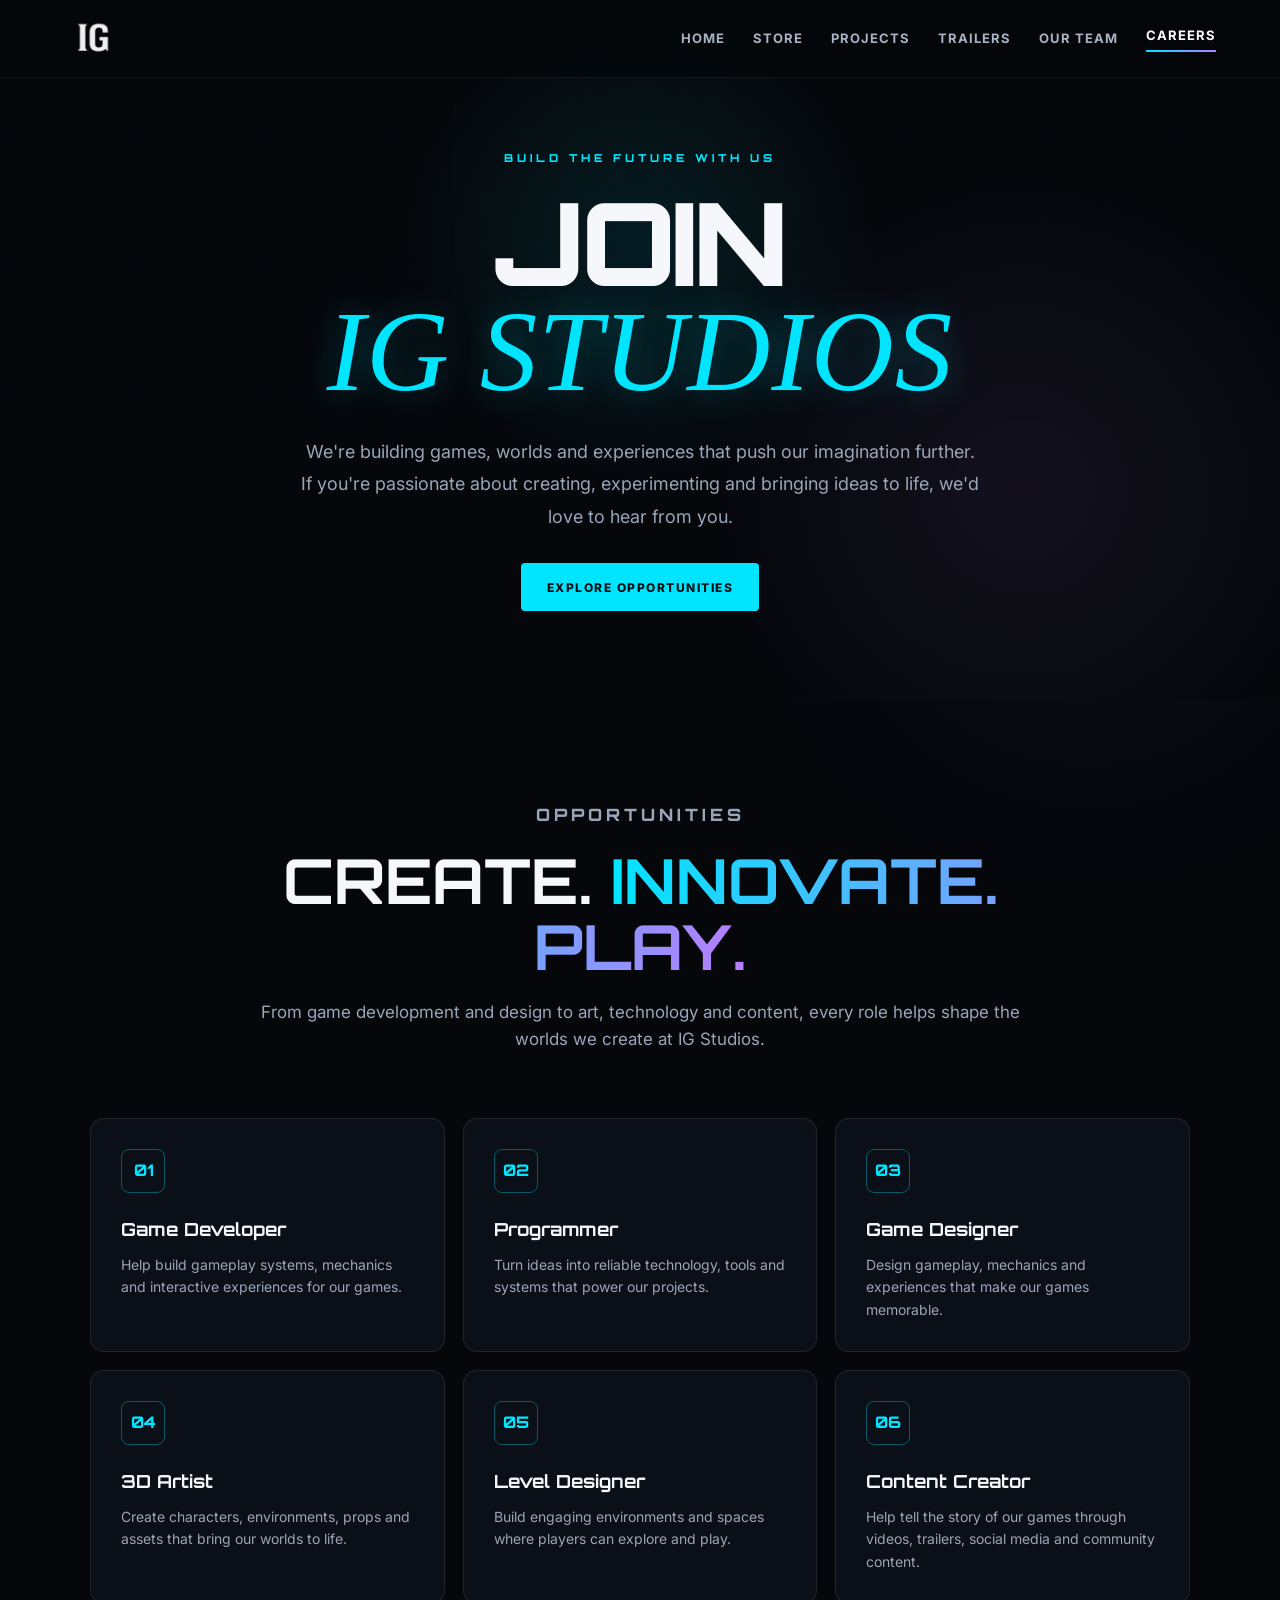
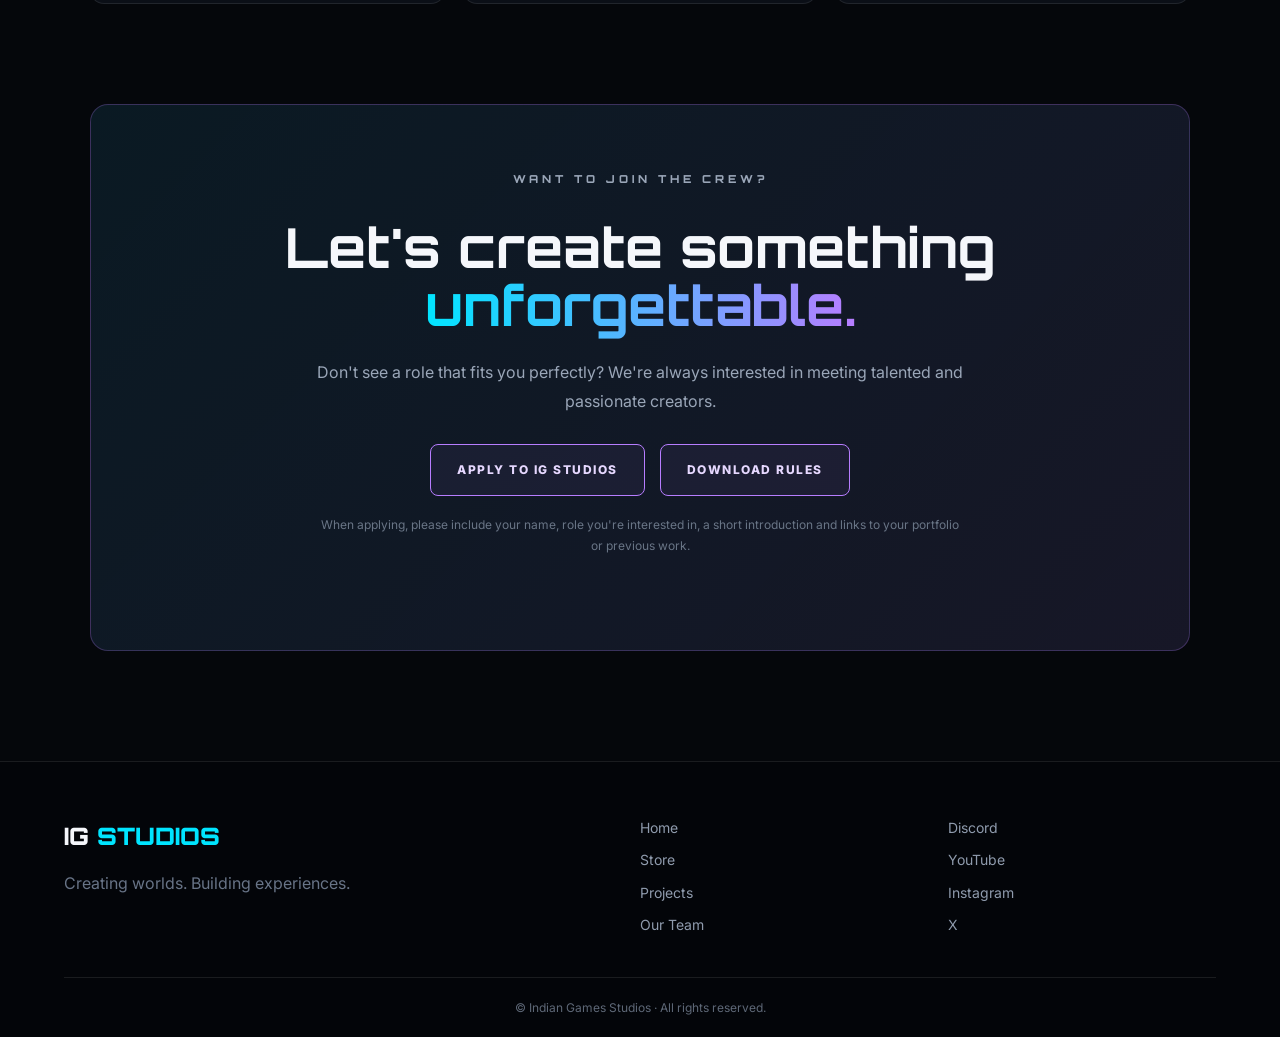
<file: careers.html>
<!doctype html>
<html lang="en">
<head>
<meta charset="utf-8">
<meta name="viewport" content="width=device-width,initial-scale=1">

<title>Careers — IG Studios</title>

<meta name="description" content="Join IG Studios and help us create unforgettable games and interactive experiences.">

<link rel="icon" type="image/png" href="IG%20Studios%20new%20logo-fotor-bg-remover-20251111233028.png">

<link rel="stylesheet" href="styles.css">

<style>

.careers-hero{
  min-height:72vh;
  padding:150px 25px 90px;
  display:grid;
  place-items:center;
  text-align:center;
  position:relative;
  overflow:hidden;
  background:
    radial-gradient(circle at 50% 35%,rgba(0,229,255,.1),transparent 30%),
    radial-gradient(circle at 80% 70%,rgba(183,125,255,.08),transparent 28%),
    #05070b;
}

.careers-hero:before{
  content:"";
  position:absolute;
  inset:0;
  opacity:.18;
  background-image:
    linear-gradient(rgba(0,229,255,.08) 1px,transparent 1px),
    linear-gradient(90deg,rgba(0,229,255,.08) 1px,transparent 1px);
  background-size:65px 65px;
  mask-image:linear-gradient(to bottom,black,transparent);
}

.careers-hero-content{
  max-width:900px;
  position:relative;
  z-index:2;
}

.careers-hero h1{
  font-family:Orbitron,sans-serif;
  font-size:clamp(52px,9vw,115px);
  line-height:.95;
  letter-spacing:-4px;
  margin:0;
  font-weight:900;
}

.careers-hero h1 span{
  display:block;
  color:var(--cyan);
  font-family:Georgia,serif;
  font-style:italic;
  font-weight:400;
  letter-spacing:1px;
  text-shadow:0 0 35px rgba(0,229,255,.3);
}

.careers-hero p:not(.eyebrow){
  max-width:680px;
  margin:30px auto;
  color:var(--muted);
  font-size:18px;
  line-height:1.8;
}

.careers-section{
  padding:100px 25px;
}

.careers-inner{
  max-width:1100px;
  margin:auto;
}

.careers-intro{
  max-width:760px;
  margin:0 auto 65px;
  text-align:center;
}

.careers-intro h2{
  margin-bottom:20px;
}

.careers-intro p{
  color:var(--muted);
  font-size:17px;
}

.roles-grid{
  display:grid;
  grid-template-columns:repeat(3,1fr);
  gap:18px;
}

.role-card{
  padding:30px;
  background:var(--surface);
  border:1px solid var(--line);
  border-radius:14px;
  transition:.3s var(--ease);
}

.role-card:hover{
  transform:translateY(-7px);
  border-color:rgba(0,229,255,.35);
  box-shadow:0 18px 45px rgba(0,0,0,.25);
}

.role-icon{
  width:44px;
  height:44px;
  display:grid;
  place-items:center;
  border:1px solid rgba(0,229,255,.35);
  border-radius:8px;
  color:var(--cyan);
  font-family:Orbitron,sans-serif;
  font-weight:800;
  margin-bottom:22px;
}

.role-card h3{
  margin:0 0 10px;
  font-size:18px;
}

.role-card p{
  color:var(--muted);
  font-size:14px;
  margin:0;
}

.apply-section{
  padding:0 25px 110px;
}

.apply-box{
  max-width:1100px;
  margin:auto;
  padding:65px;
  border-radius:18px;
  border:1px solid rgba(183,125,255,.25);
  background:
    linear-gradient(135deg,rgba(0,229,255,.05),rgba(183,125,255,.07)),
    var(--surface);
  text-align:center;
}

.apply-box h2{
  font-size:clamp(32px,5vw,55px);
}

.apply-box p{
  max-width:650px;
  margin:0 auto 28px;
  color:var(--muted);
  line-height:1.8;
}

/* BOTH BUTTONS HAVE THE SAME STYLE */

.apply-buttons{
  display:flex;
  justify-content:center;
  align-items:center;
  gap:15px;
  flex-wrap:wrap;
  margin-top:25px;
}

.apply-buttons .btn{
  display:inline-flex;
  align-items:center;
  justify-content:center;
  min-height:52px;
  padding:14px 26px;
  border-radius:8px;
  text-decoration:none;
  cursor:pointer;
}

.apply-note{
  margin-top:18px!important;
  font-size:12px;
  color:#697586!important;
}

@media(max-width:900px){

  .roles-grid{
    grid-template-columns:1fr 1fr;
  }

}

@media(max-width:600px){

  .careers-section{
    padding:75px 18px;
  }

  .apply-section{
    padding:0 18px 80px;
  }

  .apply-box{
    padding:40px 25px;
  }

  .roles-grid{
    grid-template-columns:1fr;
  }

  .apply-buttons{
    flex-direction:column;
  }

  .apply-buttons .btn{
    width:100%;
  }

}

</style>
</head>


<body class="page-careers">


<!-- HEADER -->

<header class="site-header">

<a class="brand" href="index.html">
<img
src="IG%20Studios%20new%20logo-fotor-bg-remover-20251111233028.png"
alt="IG Studios Logo">
</a>

<button
class="nav-toggle"
aria-label="Open menu"
aria-expanded="false">
☰
</button>

<nav class="nav">

<a href="index.html">Home</a>

<a href="store.html">Store</a>

<a href="projects.html">Projects</a>

<a href="trailers.html">Trailers</a>

<a href="Team.html">Our Team</a>

<a class="active" href="careers.html">Careers</a>

</nav>

</header>


<!-- MAIN CONTENT -->

<main>


<!-- HERO -->

<section class="careers-hero">

<div class="careers-hero-content reveal">

<p class="eyebrow cyan">
BUILD THE FUTURE WITH US
</p>

<h1>
JOIN
<span>IG STUDIOS</span>
</h1>

<p>
We're building games, worlds and experiences that push our imagination further.
If you're passionate about creating, experimenting and bringing ideas to life,
we'd love to hear from you.
</p>

<a class="btn primary" href="#open-roles">
Explore Opportunities
</a>

</div>

</section>



<!-- OPPORTUNITIES -->

<section
class="careers-section"
id="open-roles">

<div class="careers-inner">


<div class="careers-intro reveal">

<p class="eyebrow purple">
OPPORTUNITIES
</p>

<h2>
CREATE.
<span class="gradient-text">INNOVATE. PLAY.</span>
</h2>

<p>
From game development and design to art, technology and content,
every role helps shape the worlds we create at IG Studios.
</p>

</div>



<!-- ROLES -->

<div class="roles-grid">


<article class="role-card reveal">

<div class="role-icon">
01
</div>

<h3>
Game Developer
</h3>

<p>
Help build gameplay systems, mechanics and interactive experiences
for our games.
</p>

</article>



<article class="role-card reveal delay-1">

<div class="role-icon">
02
</div>

<h3>
Programmer
</h3>

<p>
Turn ideas into reliable technology, tools and systems that power
our projects.
</p>

</article>



<article class="role-card reveal delay-2">

<div class="role-icon">
03
</div>

<h3>
Game Designer
</h3>

<p>
Design gameplay, mechanics and experiences that make our games
memorable.
</p>

</article>



<article class="role-card reveal">

<div class="role-icon">
04
</div>

<h3>
3D Artist
</h3>

<p>
Create characters, environments, props and assets that bring
our worlds to life.
</p>

</article>



<article class="role-card reveal delay-1">

<div class="role-icon">
05
</div>

<h3>
Level Designer
</h3>

<p>
Build engaging environments and spaces where players can
explore and play.
</p>

</article>



<article class="role-card reveal delay-2">

<div class="role-icon">
06
</div>

<h3>
Content Creator
</h3>

<p>
Help tell the story of our games through videos, trailers,
social media and community content.
</p>

</article>


</div>

</div>

</section>



<!-- APPLY -->

<section class="apply-section">

<div class="apply-box reveal">


<p class="eyebrow cyan">
WANT TO JOIN THE CREW?
</p>


<h2>
Let's create something
<span class="gradient-text">
unforgettable.
</span>
</h2>


<p>
Don't see a role that fits you perfectly?
We're always interested in meeting talented and passionate creators.
</p>



<!-- BUTTONS -->

<div class="apply-buttons">


<!-- APPLY BUTTON -->

<a
class="btn secondary"
href="mailto:igstudiosofficial1@gmail.com?subject=IG%20Studios%20Career%20Application">

Apply to IG Studios

</a>



<!-- DOWNLOAD RULES BUTTON -->

<a
class="btn secondary"
href="IG%20STUDIOS%20—%20TEAM%20JOINING%20POLICY.txt"
download="IG STUDIOS — TEAM JOINING POLICY.txt">

Download Rules

</a>


</div>



<p class="apply-note">

When applying, please include your name,
role you're interested in, a short introduction
and links to your portfolio or previous work.

</p>


</div>

</section>


</main>



<!-- FOOTER -->

<footer class="footer">


<div class="footer-top">


<div>

<div class="footer-brand">
IG <span>STUDIOS</span>
</div>

<p>
Creating worlds. Building experiences.
</p>

</div>



<div class="footer-links">

<a href="index.html">
Home
</a>

<a href="store.html">
Store
</a>

<a href="projects.html">
Projects
</a>

<a href="Team.html">
Our Team
</a>

</div>



<div class="community">

<a
href="https://discord.com/invite/p3XWBXGwjr"
target="_blank"
rel="noopener">

Discord

</a>


<a
href="https://www.youtube.com/@VinitVGOfficial"
target="_blank"
rel="noopener">

YouTube

</a>


<a
href="https://www.instagram.com/igstudios_official/"
target="_blank"
rel="noopener">

Instagram

</a>


<a
href="https://x.com/IG_Studios1"
target="_blank"
rel="noopener">

X

</a>

</div>


</div>



<div class="footer-bottom">

© Indian Games Studios · All rights reserved.

</div>


</footer>



<!-- EXISTING SCRIPT -->

<script src="script.js"></script>


</body>
</html>
</file>
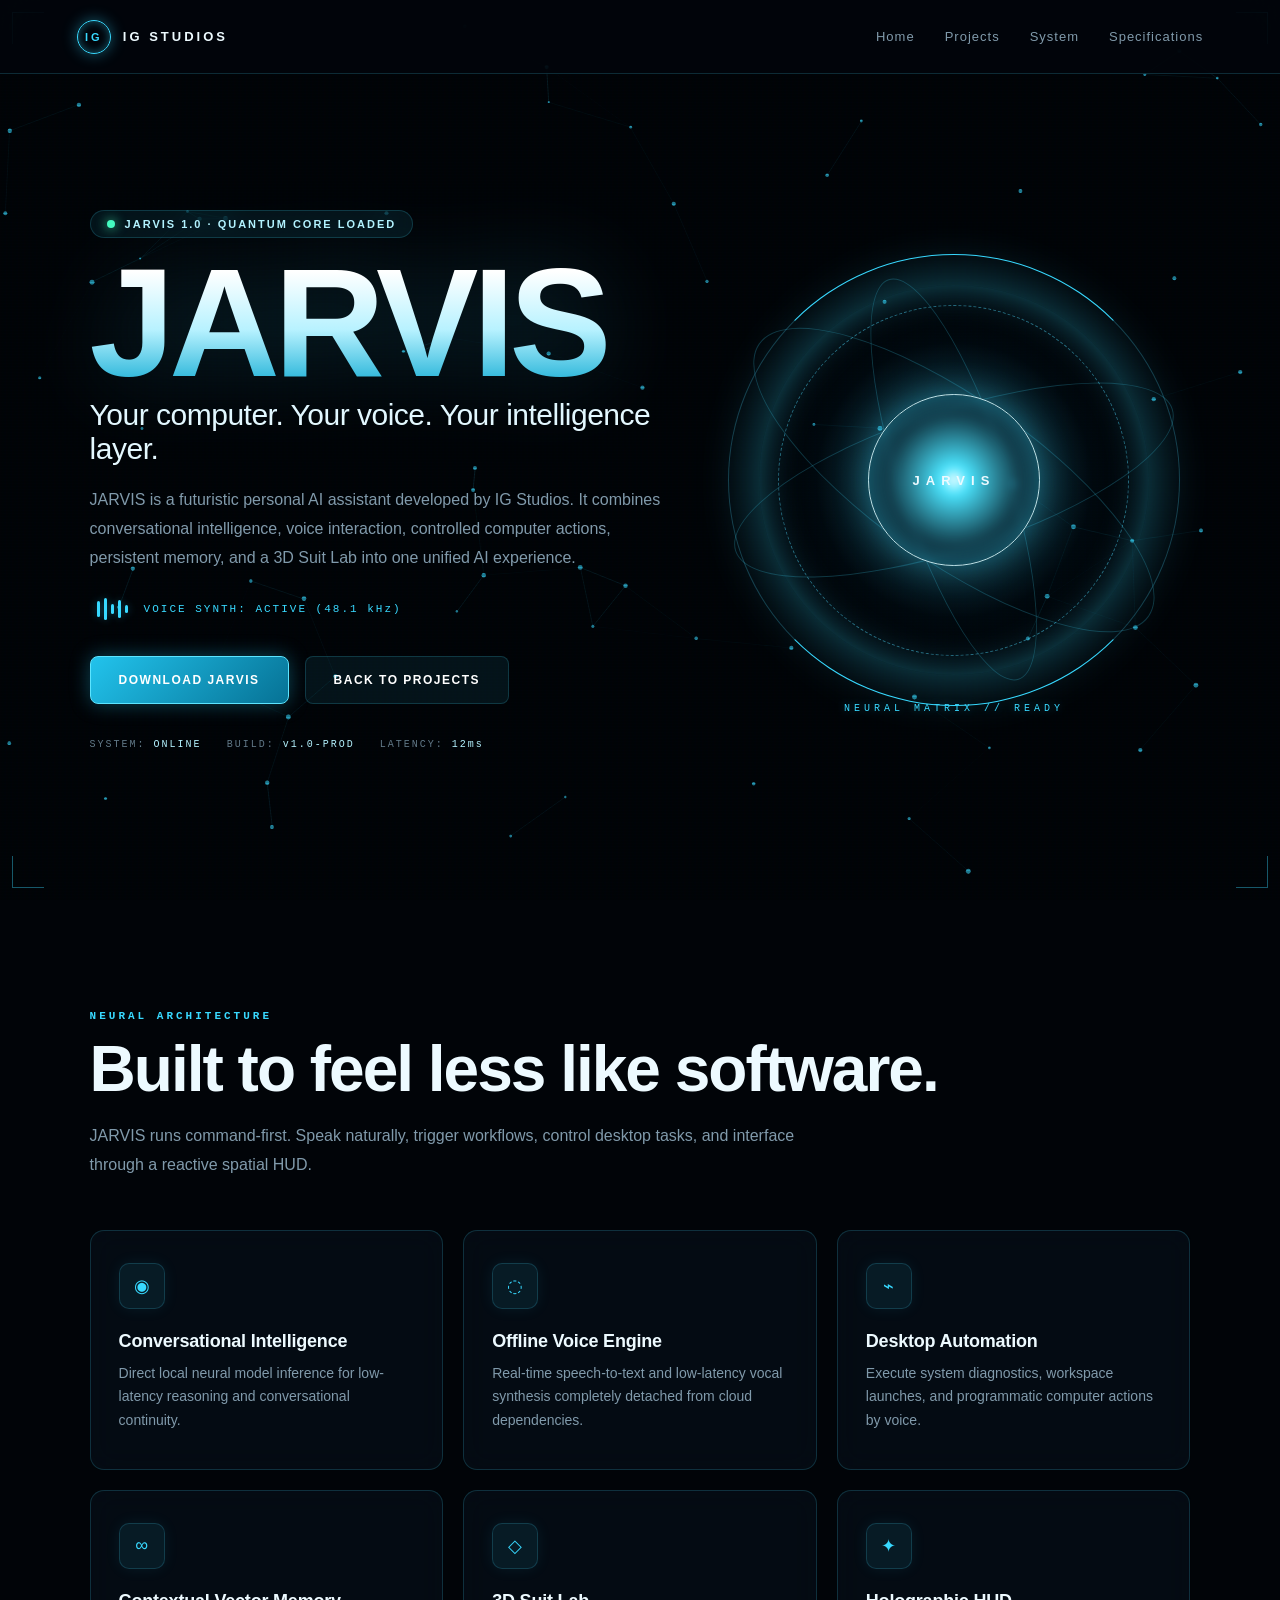
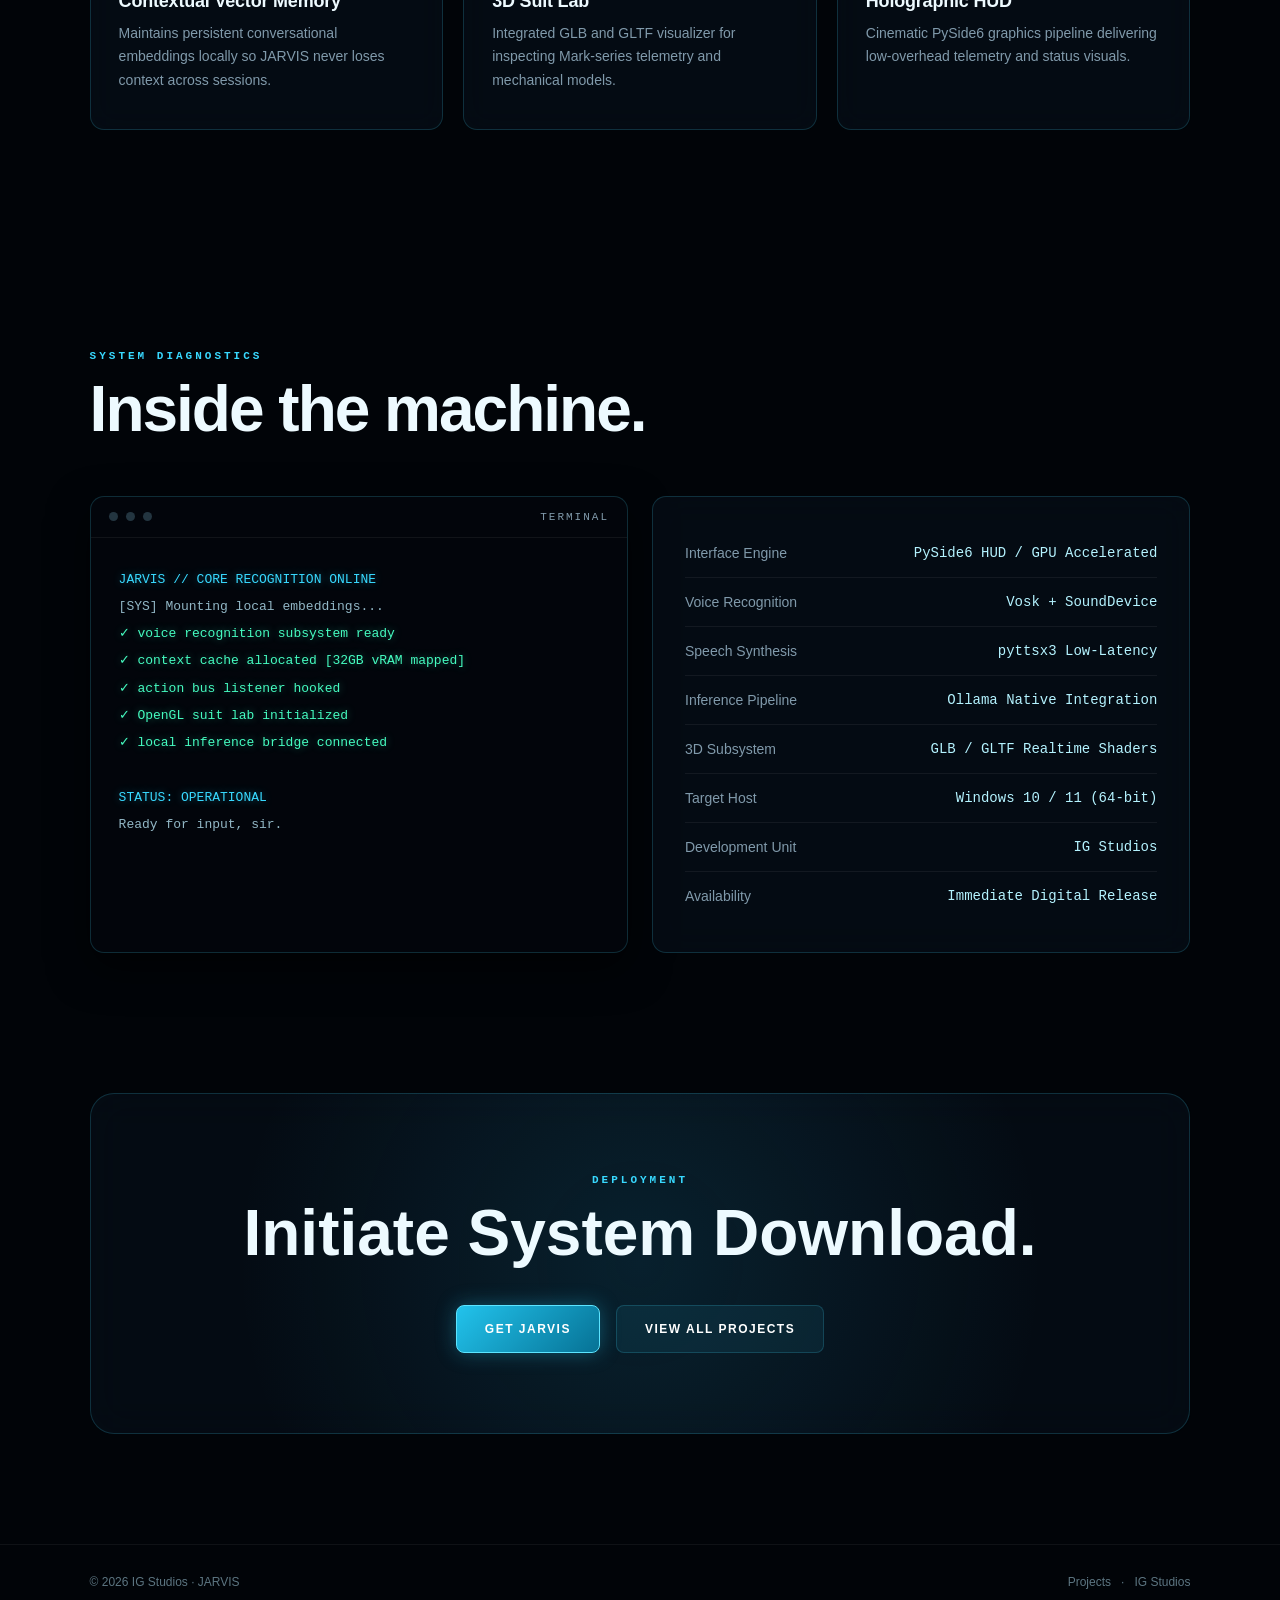
<file: jarvis.html>
<!DOCTYPE html>
<html lang="en">
<head>
<meta charset="UTF-8">
<meta name="viewport" content="width=device-width, initial-scale=1.0">
<title>JARVIS — Advanced AI System | IG Studios</title>

<!-- Gumroad Overlay Script -->
<script src="https://gumroad.com/js/gumroad.js"></script>

<style>
:root {
    --bg: #010408;
    --panel: rgba(6, 14, 24, 0.72);
    --panel-border: rgba(66, 220, 255, 0.18);
    --cyan: #38d9ff;
    --cyan-glow: rgba(56, 217, 255, 0.4);
    --cyan-dim: rgba(56, 217, 255, 0.08);
    --cyan-light: #b4f3ff;
    --text: #edfaff;
    --muted: #809aab;
    --green: #45fbc0;
    --green-glow: rgba(69, 251, 192, 0.4);
}

* {
    box-sizing: border-box;
}

html {
    scroll-behavior: smooth;
}

body {
    margin: 0;
    background: var(--bg);
    color: var(--text);
    font-family: -apple-system, BlinkMacSystemFont, "Segoe UI", Roboto, "SF Pro Display", sans-serif;
    overflow-x: hidden;
    position: relative;
}

/* INTERACTIVE NEURAL CANVAS */
#neural-canvas {
    position: fixed;
    top: 0;
    left: 0;
    width: 100vw;
    height: 100vh;
    pointer-events: none;
    z-index: 0;
}

/* SCANLINE & RETICLE OVERLAYS */
.scanlines {
    position: fixed;
    inset: 0;
    pointer-events: none;
    z-index: 1;
    background: linear-gradient(rgba(18, 16, 16, 0) 50%, rgba(0, 0, 0, 0.35) 50%), linear-gradient(90deg, rgba(255, 0, 0, 0.02), rgba(0, 255, 0, 0.01), rgba(0, 0, 255, 0.02));
    background-size: 100% 3px, 6px 100%;
    opacity: 0.6;
}

.hud-corner {
    position: fixed;
    width: 32px;
    height: 32px;
    border: 1px solid var(--cyan-glow);
    pointer-events: none;
    z-index: 99;
}
.hud-corner-tl { top: 12px; left: 12px; border-right: none; border-bottom: none; }
.hud-corner-tr { top: 12px; right: 12px; border-left: none; border-bottom: none; }
.hud-corner-bl { bottom: 12px; left: 12px; border-right: none; border-top: none; }
.hud-corner-br { bottom: 12px; right: 12px; border-left: none; border-top: none; }

/* NAVBAR */
.navbar {
    position: fixed;
    top: 0;
    left: 0;
    right: 0;
    height: 74px;
    padding: 0 6vw;
    display: flex;
    justify-content: space-between;
    align-items: center;
    z-index: 100;
    background: rgba(2, 6, 12, 0.8);
    backdrop-filter: blur(20px);
    border-bottom: 1px solid var(--panel-border);
}

.logo {
    display: flex;
    align-items: center;
    gap: 12px;
    font-size: 13px;
    font-weight: 800;
    letter-spacing: 3px;
    text-decoration: none;
    color: var(--text);
}

.logo-circle {
    width: 34px;
    height: 34px;
    border-radius: 50%;
    border: 1px solid var(--cyan);
    display: flex;
    align-items: center;
    justify-content: center;
    color: var(--cyan);
    font-size: 11px;
    box-shadow: 0 0 15px var(--cyan-glow), inset 0 0 10px var(--cyan-glow);
}

.nav-links {
    display: flex;
    gap: 30px;
}

.nav-links a {
    color: var(--muted);
    text-decoration: none;
    font-size: 13px;
    letter-spacing: 1px;
    transition: 0.25s;
}

.nav-links a:hover {
    color: var(--cyan);
    text-shadow: 0 0 8px var(--cyan-glow);
}

/* HERO */
.hero {
    position: relative;
    z-index: 2;
    min-height: 100vh;
    padding: 140px 7vw 80px;
    display: grid;
    grid-template-columns: 1.1fr 0.9fr;
    align-items: center;
    gap: 50px;
}

.badge {
    display: inline-flex;
    align-items: center;
    gap: 10px;
    padding: 7px 16px;
    border: 1px solid var(--panel-border);
    border-radius: 30px;
    background: var(--cyan-dim);
    color: var(--cyan-light);
    font-size: 11px;
    letter-spacing: 2px;
    font-weight: 600;
    backdrop-filter: blur(10px);
}

.status-dot {
    width: 8px;
    height: 8px;
    border-radius: 50%;
    background: var(--green);
    box-shadow: 0 0 12px var(--green);
    animation: blink 2.2s infinite ease-in-out;
}

@keyframes blink {
    0%, 100% { opacity: 1; transform: scale(1); }
    50% { opacity: 0.4; transform: scale(0.85); }
}

.hero h1 {
    margin: 20px 0 10px;
    font-size: clamp(75px, 12vw, 160px);
    line-height: 0.85;
    letter-spacing: -6px;
    font-weight: 900;
    background: linear-gradient(180deg, #ffffff 10%, #b8f2ff 55%, #18aed5 100%);
    -webkit-background-clip: text;
    background-clip: text;
    color: transparent;
    filter: drop-shadow(0 0 45px rgba(56, 217, 255, 0.2));
}

.hero h2 {
    font-size: clamp(20px, 2.4vw, 30px);
    font-weight: 400;
    margin: 0 0 20px;
    color: #e5f8ff;
    letter-spacing: -0.5px;
}

.hero-description {
    max-width: 620px;
    color: var(--muted);
    font-size: 16px;
    line-height: 1.8;
}

/* AUDIO WAVEFORM TELEMETRY */
.audio-telemetry {
    display: flex;
    align-items: center;
    gap: 4px;
    margin-top: 25px;
    height: 24px;
}

.audio-telemetry span {
    width: 3px;
    border-radius: 2px;
    background: var(--cyan);
    box-shadow: 0 0 8px var(--cyan-glow);
    animation: soundWave 1.4s ease-in-out infinite alternate;
}

.audio-telemetry span:nth-child(2) { animation-delay: 0.2s; height: 16px; }
.audio-telemetry span:nth-child(3) { animation-delay: 0.4s; height: 22px; }
.audio-telemetry span:nth-child(4) { animation-delay: 0.1s; height: 10px; }
.audio-telemetry span:nth-child(5) { animation-delay: 0.5s; height: 18px; }
.audio-telemetry span:nth-child(6) { animation-delay: 0.3s; height: 8px; }

@keyframes soundWave {
    0% { height: 4px; opacity: 0.4; }
    100% { height: 24px; opacity: 1; }
}

.audio-telemetry-label {
    font-size: 11px;
    letter-spacing: 2px;
    color: var(--cyan);
    margin-left: 12px;
    font-family: monospace;
}

.buttons {
    display: flex;
    gap: 16px;
    flex-wrap: wrap;
    margin-top: 35px;
}

.btn {
    position: relative;
    padding: 16px 28px;
    border-radius: 8px;
    border: 1px solid var(--panel-border);
    color: white;
    background: var(--cyan-dim);
    font-weight: 700;
    letter-spacing: 1.5px;
    cursor: pointer;
    text-decoration: none;
    transition: all 0.3s ease;
    font-size: 12px;
    display: inline-flex;
    align-items: center;
    justify-content: center;
    overflow: hidden;
}

.btn::after {
    content: "";
    position: absolute;
    top: -50%;
    left: -60%;
    width: 20%;
    height: 200%;
    background: linear-gradient(90deg, transparent, rgba(255,255,255,0.4), transparent);
    transform: rotate(30deg);
    transition: none;
}

.btn:hover::after {
    left: 140%;
    transition: 0.75s ease-in-out;
}

.btn:hover {
    transform: translateY(-3px);
    box-shadow: 0 0 25px var(--cyan-glow);
    border-color: var(--cyan);
}

.btn-primary {
    background: linear-gradient(135deg, #22c3ec, #067295);
    border-color: #5ce4ff;
    box-shadow: 0 0 20px rgba(34, 195, 236, 0.35);
}

.system-info {
    display: flex;
    gap: 25px;
    margin-top: 35px;
    font-size: 10px;
    color: #617988;
    letter-spacing: 2px;
    font-family: monospace;
}

.system-info span {
    color: var(--cyan-light);
}

/* HOLOGRAM DISPLAY */
.hologram {
    min-height: 520px;
    display: flex;
    align-items: center;
    justify-content: center;
    position: relative;
}

.core {
    width: min(390px, 75vw);
    aspect-ratio: 1;
    border-radius: 50%;
    display: flex;
    align-items: center;
    justify-content: center;
    position: relative;
    background: radial-gradient(circle, #ffffff 0%, #4ae5ff 5%, rgba(65, 210, 255, 0.25) 24%, rgba(0, 80, 110, 0.08) 50%, transparent 70%);
    box-shadow: 0 0 60px var(--cyan-glow), inset 0 0 40px var(--cyan-glow);
    animation: corePulse 4s infinite ease-in-out;
}

.core::before {
    content: "";
    position: absolute;
    inset: 5%;
    border-radius: 50%;
    border: 1px dashed rgba(80, 220, 255, 0.45);
    animation: rotate 20s linear infinite;
}

.core::after {
    content: "";
    position: absolute;
    inset: -8%;
    border-radius: 50%;
    border: 1px solid rgba(80, 220, 255, 0.25);
    border-top-color: var(--cyan);
    border-bottom-color: var(--cyan);
    animation: rotateReverse 16s linear infinite;
}

.core-inner {
    width: 44%;
    aspect-ratio: 1;
    border-radius: 50%;
    border: 1px solid rgba(210, 250, 255, 0.9);
    display: flex;
    align-items: center;
    justify-content: center;
    font-size: 13px;
    letter-spacing: 6px;
    font-weight: 800;
    box-shadow: inset 0 0 30px var(--cyan-glow), 0 0 35px var(--cyan-glow);
    backdrop-filter: blur(4px);
}

.ring {
    position: absolute;
    border: 1px solid rgba(65, 220, 255, 0.22);
    border-radius: 50%;
}
.ring1 { width: 118%; height: 36%; transform: rotate(-18deg); animation: wobble 8s infinite alternate ease-in-out; }
.ring2 { width: 122%; height: 42%; transform: rotate(35deg); animation: wobble 11s infinite alternate-reverse ease-in-out; }
.ring3 { width: 108%; height: 28%; transform: rotate(72deg); animation: wobble 7s infinite alternate ease-in-out; }

.hologram-label {
    position: absolute;
    bottom: 5%;
    color: var(--cyan);
    font-size: 10px;
    letter-spacing: 4px;
    font-family: monospace;
    text-shadow: 0 0 10px var(--cyan-glow);
}

@keyframes rotate { to { transform: rotate(360deg); } }
@keyframes rotateReverse { to { transform: rotate(-360deg); } }
@keyframes corePulse {
    50% { transform: scale(1.03); filter: brightness(1.18); }
}
@keyframes wobble {
    0% { transform: rotate(-15deg) scale(0.98); }
    100% { transform: rotate(15deg) scale(1.02); }
}

/* SECTIONS */
.section {
    position: relative;
    z-index: 2;
    padding: 110px 7vw;
}

.eyebrow {
    color: var(--cyan);
    font-size: 11px;
    font-weight: 800;
    letter-spacing: 3px;
    font-family: monospace;
}

.section-title {
    font-size: clamp(35px, 5vw, 65px);
    margin: 10px 0;
    letter-spacing: -2px;
}

.section-description {
    max-width: 720px;
    color: var(--muted);
    line-height: 1.8;
}

/* 3D TILT FEATURE CARDS */
.feature-grid {
    display: grid;
    grid-template-columns: repeat(3, 1fr);
    gap: 20px;
    margin-top: 50px;
    perspective: 1000px;
}

.feature-card {
    min-height: 240px;
    padding: 32px 28px;
    border-radius: 14px;
    border: 1px solid var(--panel-border);
    background: var(--panel);
    backdrop-filter: blur(14px);
    transition: transform 0.15s ease-out, border-color 0.25s, box-shadow 0.25s;
    transform-style: preserve-3d;
}

.feature-card:hover {
    border-color: var(--cyan);
    box-shadow: 0 20px 40px rgba(0, 0, 0, 0.6), 0 0 20px var(--cyan-dim);
}

.feature-icon {
    width: 46px;
    height: 46px;
    display: flex;
    align-items: center;
    justify-content: center;
    border-radius: 10px;
    border: 1px solid var(--panel-border);
    background: var(--cyan-dim);
    color: var(--cyan);
    font-size: 18px;
    margin-bottom: 22px;
    box-shadow: 0 0 15px var(--cyan-dim);
}

.feature-card h3 {
    margin: 0 0 10px;
    font-size: 18px;
    letter-spacing: -0.2px;
}

.feature-card p {
    margin: 0;
    color: var(--muted);
    font-size: 14px;
    line-height: 1.7;
}

/* SYSTEM TERMINAL & SPECS */
.system-grid {
    display: grid;
    grid-template-columns: 1fr 1fr;
    gap: 24px;
    margin-top: 50px;
}

.terminal {
    border-radius: 14px;
    overflow: hidden;
    border: 1px solid var(--panel-border);
    background: rgba(3, 7, 12, 0.85);
    backdrop-filter: blur(16px);
    box-shadow: 0 15px 40px rgba(0, 0, 0, 0.6);
}

.terminal-top {
    padding: 14px 18px;
    border-bottom: 1px solid rgba(255, 255, 255, 0.06);
    display: flex;
    justify-content: space-between;
    align-items: center;
}

.terminal-dots {
    display: flex;
    gap: 8px;
}

.terminal-dots span {
    width: 9px;
    height: 9px;
    border-radius: 50%;
    background: #233540;
}

.terminal-title {
    font-size: 11px;
    font-family: monospace;
    letter-spacing: 2px;
    color: var(--muted);
}

.terminal-body {
    padding: 28px;
    font-family: "Courier New", Courier, monospace;
    color: #92b7c6;
    font-size: 13px;
    line-height: 2.1;
}

.cyan { color: var(--cyan); text-shadow: 0 0 8px var(--cyan-glow); }
.ok { color: var(--green); text-shadow: 0 0 8px var(--green-glow); }

.specs {
    padding: 32px;
    border-radius: 14px;
    border: 1px solid var(--panel-border);
    background: var(--panel);
    backdrop-filter: blur(16px);
}

.spec {
    display: flex;
    justify-content: space-between;
    gap: 20px;
    padding: 16px 0;
    border-bottom: 1px solid rgba(255, 255, 255, 0.06);
    font-size: 14px;
}

.spec:last-child {
    border-bottom: 0;
}

.spec span:first-child {
    color: var(--muted);
}

.spec span:last-child {
    color: var(--cyan-light);
    font-family: monospace;
    text-align: right;
}

/* CTA */
.cta {
    position: relative;
    z-index: 2;
    margin: 30px 7vw 110px;
    padding: 80px 30px;
    text-align: center;
    border-radius: 24px;
    border: 1px solid var(--panel-border);
    background: radial-gradient(circle, rgba(30, 150, 190, 0.16), transparent 70%), var(--panel);
    backdrop-filter: blur(20px);
}

.cta h2 {
    font-size: clamp(35px, 5vw, 65px);
    margin: 10px 0;
}

.cta p {
    max-width: 620px;
    margin: auto;
    color: var(--muted);
    line-height: 1.8;
}

/* FOOTER */
footer {
    position: relative;
    z-index: 2;
    padding: 30px 7vw;
    border-top: 1px solid rgba(255, 255, 255, 0.06);
    display: flex;
    justify-content: space-between;
    color: #5c7581;
    font-size: 12px;
}

footer a {
    color: inherit;
    text-decoration: none;
    transition: color 0.2s;
}

footer a:hover {
    color: var(--cyan);
}

/* CHECKOUT MODAL */
.modal {
    position: fixed;
    inset: 0;
    z-index: 500;
    display: none;
    align-items: center;
    justify-content: center;
    padding: 20px;
    background: rgba(0, 0, 0, 0.82);
    backdrop-filter: blur(18px);
}

.modal.active {
    display: flex;
}

.modal-box {
    width: min(500px, 100%);
    padding: 34px;
    border-radius: 20px;
    background: linear-gradient(150deg, #091420, #03080e);
    border: 1px solid var(--cyan);
    box-shadow: 0 0 50px rgba(56, 217, 255, 0.2), 0 30px 100px rgba(0, 0, 0, 0.8);
    animation: modalIn 0.25s ease;
}

@keyframes modalIn {
    from { opacity: 0; transform: translateY(20px) scale(0.97); }
    to { opacity: 1; transform: none; }
}

.modal-header {
    display: flex;
    justify-content: space-between;
    gap: 20px;
    margin-bottom: 24px;
}

.modal-header h2 {
    margin: 6px 0;
    font-size: 28px;
}

.modal-header p {
    color: var(--muted);
    margin: 0;
    font-size: 13px;
}

.close {
    border: none;
    background: transparent;
    color: #7b94a1;
    font-size: 28px;
    cursor: pointer;
    line-height: 1;
}

.close:hover {
    color: #fff;
}

.gumroad-card {
    display: block;
    padding: 26px;
    border-radius: 14px;
    border: 1px solid var(--panel-border);
    background: var(--cyan-dim);
    text-decoration: none;
    color: var(--text);
    transition: 0.25s ease;
    text-align: center;
}

.gumroad-card:hover {
    transform: translateY(-3px);
    border-color: var(--cyan);
    box-shadow: 0 10px 30px var(--cyan-glow);
}

.gumroad-card h3 {
    margin: 0 0 8px;
    font-size: 20px;
}

.gumroad-card p {
    color: var(--muted);
    font-size: 13px;
    line-height: 1.6;
    margin: 0 0 20px;
}

.purchase-button {
    display: inline-block;
    padding: 14px 24px;
    border-radius: 8px;
    background: linear-gradient(135deg, #22c3ec, #067295);
    color: #fff;
    font-size: 12px;
    font-weight: 800;
    letter-spacing: 1.5px;
    box-shadow: 0 0 20px rgba(34, 195, 236, 0.4);
}

/* RESPONSIVE */
@media(max-width: 900px) {
    .hero { grid-template-columns: 1fr; }
    .hologram { min-height: 400px; }
    .feature-grid { grid-template-columns: 1fr 1fr; }
    .system-grid { grid-template-columns: 1fr; }
}

@media(max-width: 600px) {
    .navbar { padding: 0 20px; }
    .nav-links { display: none; }
    .hero, .section { padding-left: 20px; padding-right: 20px; }
    .hero h1 { letter-spacing: -4px; }
    .feature-grid { grid-template-columns: 1fr; }
    .cta { margin-left: 20px; margin-right: 20px; }
    footer { flex-direction: column; gap: 14px; }
}
</style>
</head>

<body>

<!-- HUD EDGES & SCANLINES -->
<div class="hud-corner hud-corner-tl"></div>
<div class="hud-corner hud-corner-tr"></div>
<div class="hud-corner hud-corner-bl"></div>
<div class="hud-corner hud-corner-br"></div>
<div class="scanlines"></div>

<!-- INTERACTIVE NEURAL CONSTELLATION CANVAS -->
<canvas id="neural-canvas"></canvas>

<!-- NAVBAR -->
<header class="navbar">
    <a class="logo" href="https://igstudios.onrender.com/">
        <div class="logo-circle">IG</div>
        IG STUDIOS
    </a>
    <nav class="nav-links">
        <a href="https://igstudios.onrender.com/">Home</a>
        <a href="https://igstudios.onrender.com/projects.html">Projects</a>
        <a href="#system">System</a>
        <a href="#specifications">Specifications</a>
    </nav>
</header>

<!-- HERO -->
<section class="hero">
    <div>
        <div class="badge">
            <span class="status-dot"></span>
            JARVIS 1.0 · QUANTUM CORE LOADED
        </div>

        <h1>JARVIS</h1>
        <h2>Your computer. Your voice. Your intelligence layer.</h2>

        <p class="hero-description">
            JARVIS is a futuristic personal AI assistant developed by IG Studios. It combines conversational intelligence, voice interaction, controlled computer actions, persistent memory, and a 3D Suit Lab into one unified AI experience.
        </p>

        <!-- Dynamic Audio Waveform -->
        <div class="audio-telemetry">
            <span></span><span></span><span></span><span></span><span></span><span></span>
            <div class="audio-telemetry-label">VOICE SYNTH: ACTIVE (48.1 kHz)</div>
        </div>

        <div class="buttons">
            <button class="btn btn-primary" onclick="openPurchase()">DOWNLOAD JARVIS</button>
            <a class="btn" href="https://igstudios.onrender.com/projects.html"> BACK TO PROJECTS</a>
        </div>

        <div class="system-info">
            <div>SYSTEM: <span>ONLINE</span></div>
            <div>BUILD: <span>v1.0-PROD</span></div>
            <div>LATENCY: <span id="telemetry-ping">12ms</span></div>
        </div>
    </div>

    <!-- HOLOGRAPHIC CORE -->
    <div class="hologram">
        <div class="core">
            <div class="ring ring1"></div>
            <div class="ring ring2"></div>
            <div class="ring ring3"></div>
            <div class="core-inner">JARVIS</div>
        </div>
        <div class="hologram-label">NEURAL MATRIX // READY</div>
    </div>
</section>

<!-- FEATURES -->
<section class="section" id="system">
    <div>
        <div class="eyebrow">NEURAL ARCHITECTURE</div>
        <h2 class="section-title">Built to feel less like software.</h2>
        <p class="section-description">
            JARVIS runs command-first. Speak naturally, trigger workflows, control desktop tasks, and interface through a reactive spatial HUD.
        </p>
    </div>

    <div class="feature-grid">
        <div class="feature-card">
            <div class="feature-icon">◉</div>
            <h3>Conversational Intelligence</h3>
            <p>Direct local neural model inference for low-latency reasoning and conversational continuity.</p>
        </div>
        <div class="feature-card">
            <div class="feature-icon">◌</div>
            <h3>Offline Voice Engine</h3>
            <p>Real-time speech-to-text and low-latency vocal synthesis completely detached from cloud dependencies.</p>
        </div>
        <div class="feature-card">
            <div class="feature-icon">⌁</div>
            <h3>Desktop Automation</h3>
            <p>Execute system diagnostics, workspace launches, and programmatic computer actions by voice.</p>
        </div>
        <div class="feature-card">
            <div class="feature-icon">∞</div>
            <h3>Contextual Vector Memory</h3>
            <p>Maintains persistent conversational embeddings locally so JARVIS never loses context across sessions.</p>
        </div>
        <div class="feature-card">
            <div class="feature-icon">◇</div>
            <h3>3D Suit Lab</h3>
            <p>Integrated GLB and GLTF visualizer for inspecting Mark-series telemetry and mechanical models.</p>
        </div>
        <div class="feature-card">
            <div class="feature-icon">✦</div>
            <h3>Holographic HUD</h3>
            <p>Cinematic PySide6 graphics pipeline delivering low-overhead telemetry and status visuals.</p>
        </div>
    </div>
</section>

<!-- SYSTEM ARCHITECTURE -->
<section class="section" id="specifications">
    <div>
        <div class="eyebrow">SYSTEM DIAGNOSTICS</div>
        <h2 class="section-title">Inside the machine.</h2>
    </div>

    <div class="system-grid">
        <div class="terminal">
            <div class="terminal-top">
                <div class="terminal-dots">
                    <span></span><span></span><span></span>
                </div>
                <div class="terminal-title">TERMINAL</div>
            </div>
            <div class="terminal-body">
                <div class="cyan">JARVIS // CORE RECOGNITION ONLINE</div>
                <div>[SYS] Mounting local embeddings...</div>
                <div class="ok">✓ voice recognition subsystem ready</div>
                <div class="ok">✓ context cache allocated [32GB vRAM mapped]</div>
                <div class="ok">✓ action bus listener hooked</div>
                <div class="ok">✓ OpenGL suit lab initialized</div>
                <div class="ok">✓ local inference bridge connected</div>
                <br>
                <div class="cyan">STATUS: OPERATIONAL</div>
                <div>Ready for input, sir.</div>
            </div>
        </div>

        <div class="specs">
            <div class="spec"><span>Interface Engine</span><span>PySide6 HUD / GPU Accelerated</span></div>
            <div class="spec"><span>Voice Recognition</span><span>Vosk + SoundDevice</span></div>
            <div class="spec"><span>Speech Synthesis</span><span>pyttsx3 Low-Latency</span></div>
            <div class="spec"><span>Inference Pipeline</span><span>Ollama Native Integration</span></div>
            <div class="spec"><span>3D Subsystem</span><span>GLB / GLTF Realtime Shaders</span></div>
            <div class="spec"><span>Target Host</span><span>Windows 10 / 11 (64-bit)</span></div>
            <div class="spec"><span>Development Unit</span><span>IG Studios</span></div>
            <div class="spec"><span>Availability</span><span>Immediate Digital Release</span></div>
        </div>
    </div>
</section>

<!-- CTA -->
<section class="cta">
    <div class="eyebrow">DEPLOYMENT</div>
    <h2>Initiate System Download.</h2>

    <div class="buttons" style="justify-content:center">
        <button class="btn btn-primary" onclick="openPurchase()">GET JARVIS</button>
        <a class="btn" href="https://igstudios.onrender.com/projects.html">VIEW ALL PROJECTS</a>
    </div>
</section>

<!-- FOOTER -->
<footer>
    <div>© 2026 IG Studios · JARVIS</div>
    <div>
        <a href="https://igstudios.onrender.com/projects.html">Projects</a>
        &nbsp; · &nbsp;
        <a href="https://igstudios.onrender.com/">IG Studios</a>
    </div>
</footer>

<!-- SINGLE ENCRYPTED CHECKOUT MODAL -->
<div class="modal" id="purchaseModal">
    <div class="modal-box">
        <div class="modal-header">
            <div>
                <div class="eyebrow">ENCRYPTED CHECKOUT</div>
                <h2>Get JARVIS 1.0</h2>
                <p>Complete your purchase securely through Gumroad.</p>
            </div>
            <button class="close" onclick="closePurchase()" aria-label="Close checkout">×</button>
        </div>

        <!-- GUMROAD -->
        <a class="gumroad-card"
           href="https://igstudiosofficial.gumroad.com/l/jknoku"
           target="_blank"
           rel="noopener noreferrer"
           style="margin-top:14px;">
            <h3>Download via Gumroad</h3>
            <p>Complete checkout through Gumroad and receive your JARVIS download.</p>
            <span class="purchase-button">PROCEED WITH GUMROAD →</span>
        </a>
    </div>
</div>

<script>
// --- SINGLE GUMROAD CHECKOUT MODAL ---
const modal = document.getElementById("purchaseModal");

function openPurchase() {
    modal.classList.add("active");
    document.body.style.overflow = "hidden";
}

function closePurchase() {
    modal.classList.remove("active");
    document.body.style.overflow = "";
}

modal.addEventListener("click", function(event) {
    if (event.target === modal) {
        closePurchase();
    }
});

document.addEventListener("keydown", function(event) {
    if (event.key === "Escape") {
        closePurchase();
    }
});

// --- TELEMETRY FLICKER ---
setInterval(() => {
    const ping = document.getElementById("telemetry-ping");
    if (ping) {
        ping.innerText = Math.floor(Math.random() * 6 + 10) + "ms";
    }
}, 2000);

// --- 3D PERSPECTIVE TILT ON CARDS ---
document.querySelectorAll('.feature-card').forEach(card => {
    card.addEventListener('mousemove', e => {
        const rect = card.getBoundingClientRect();
        const x = e.clientX - rect.left - rect.width / 2;
        const y = e.clientY - rect.top - rect.height / 2;
        card.style.transform = `perspective(1000px) rotateX(${-y / 14}deg) rotateY(${x / 14}deg) translateY(-4px)`;
    });

    card.addEventListener('mouseleave', () => {
        card.style.transform = `perspective(1000px) rotateX(0deg) rotateY(0deg) translateY(0)`;
    });
});

// --- INTERACTIVE NEURAL CONSTELLATION BACKGROUND ---
const canvas = document.getElementById("neural-canvas");
const ctx = canvas.getContext("2d");
let particles = [];
let mouse = { x: null, y: null, radius: 140 };

function resizeCanvas() {
    canvas.width = window.innerWidth;
    canvas.height = window.innerHeight;
}

window.addEventListener("resize", resizeCanvas);
resizeCanvas();

window.addEventListener("mousemove", e => {
    mouse.x = e.clientX;
    mouse.y = e.clientY;
});

window.addEventListener("mouseout", () => {
    mouse.x = null;
    mouse.y = null;
});

class Particle {
    constructor() {
        this.x = Math.random() * canvas.width;
        this.y = Math.random() * canvas.height;
        this.vx = (Math.random() - 0.5) * 0.7;
        this.vy = (Math.random() - 0.5) * 0.7;
        this.size = Math.random() * 1.5 + 1;
    }

    update() {
        this.x += this.vx;
        this.y += this.vy;

        if (this.x < 0 || this.x > canvas.width) this.vx *= -1;
        if (this.y < 0 || this.y > canvas.height) this.vy *= -1;

        if (mouse.x !== null && mouse.y !== null) {
            let dx = mouse.x - this.x;
            let dy = mouse.y - this.y;
            let dist = Math.sqrt(dx * dx + dy * dy);

            if (dist > 0 && dist < mouse.radius) {
                this.x -= (dx / dist) * 1.2;
                this.y -= (dy / dist) * 1.2;
            }
        }
    }

    draw() {
        ctx.fillStyle = "rgba(56, 217, 255, 0.7)";
        ctx.beginPath();
        ctx.arc(this.x, this.y, this.size, 0, Math.PI * 2);
        ctx.fill();
    }
}

function initParticles() {
    particles = [];
    const count = Math.min(Math.floor((canvas.width * canvas.height) / 16000), 80);

    for (let i = 0; i < count; i++) {
        particles.push(new Particle());
    }
}

initParticles();

function renderParticles() {
    ctx.clearRect(0, 0, canvas.width, canvas.height);

    for (let i = 0; i < particles.length; i++) {
        particles[i].update();
        particles[i].draw();

        for (let j = i + 1; j < particles.length; j++) {
            let dx = particles[i].x - particles[j].x;
            let dy = particles[i].y - particles[j].y;
            let dist = Math.sqrt(dx * dx + dy * dy);

            if (dist < 110) {
                ctx.strokeStyle = `rgba(56, 217, 255, ${0.22 - dist / 550})`;
                ctx.lineWidth = 0.8;
                ctx.beginPath();
                ctx.moveTo(particles[i].x, particles[i].y);
                ctx.lineTo(particles[j].x, particles[j].y);
                ctx.stroke();
            }
        }
    }

    requestAnimationFrame(renderParticles);
}

renderParticles();
</script>

</body>
</html>
</file>
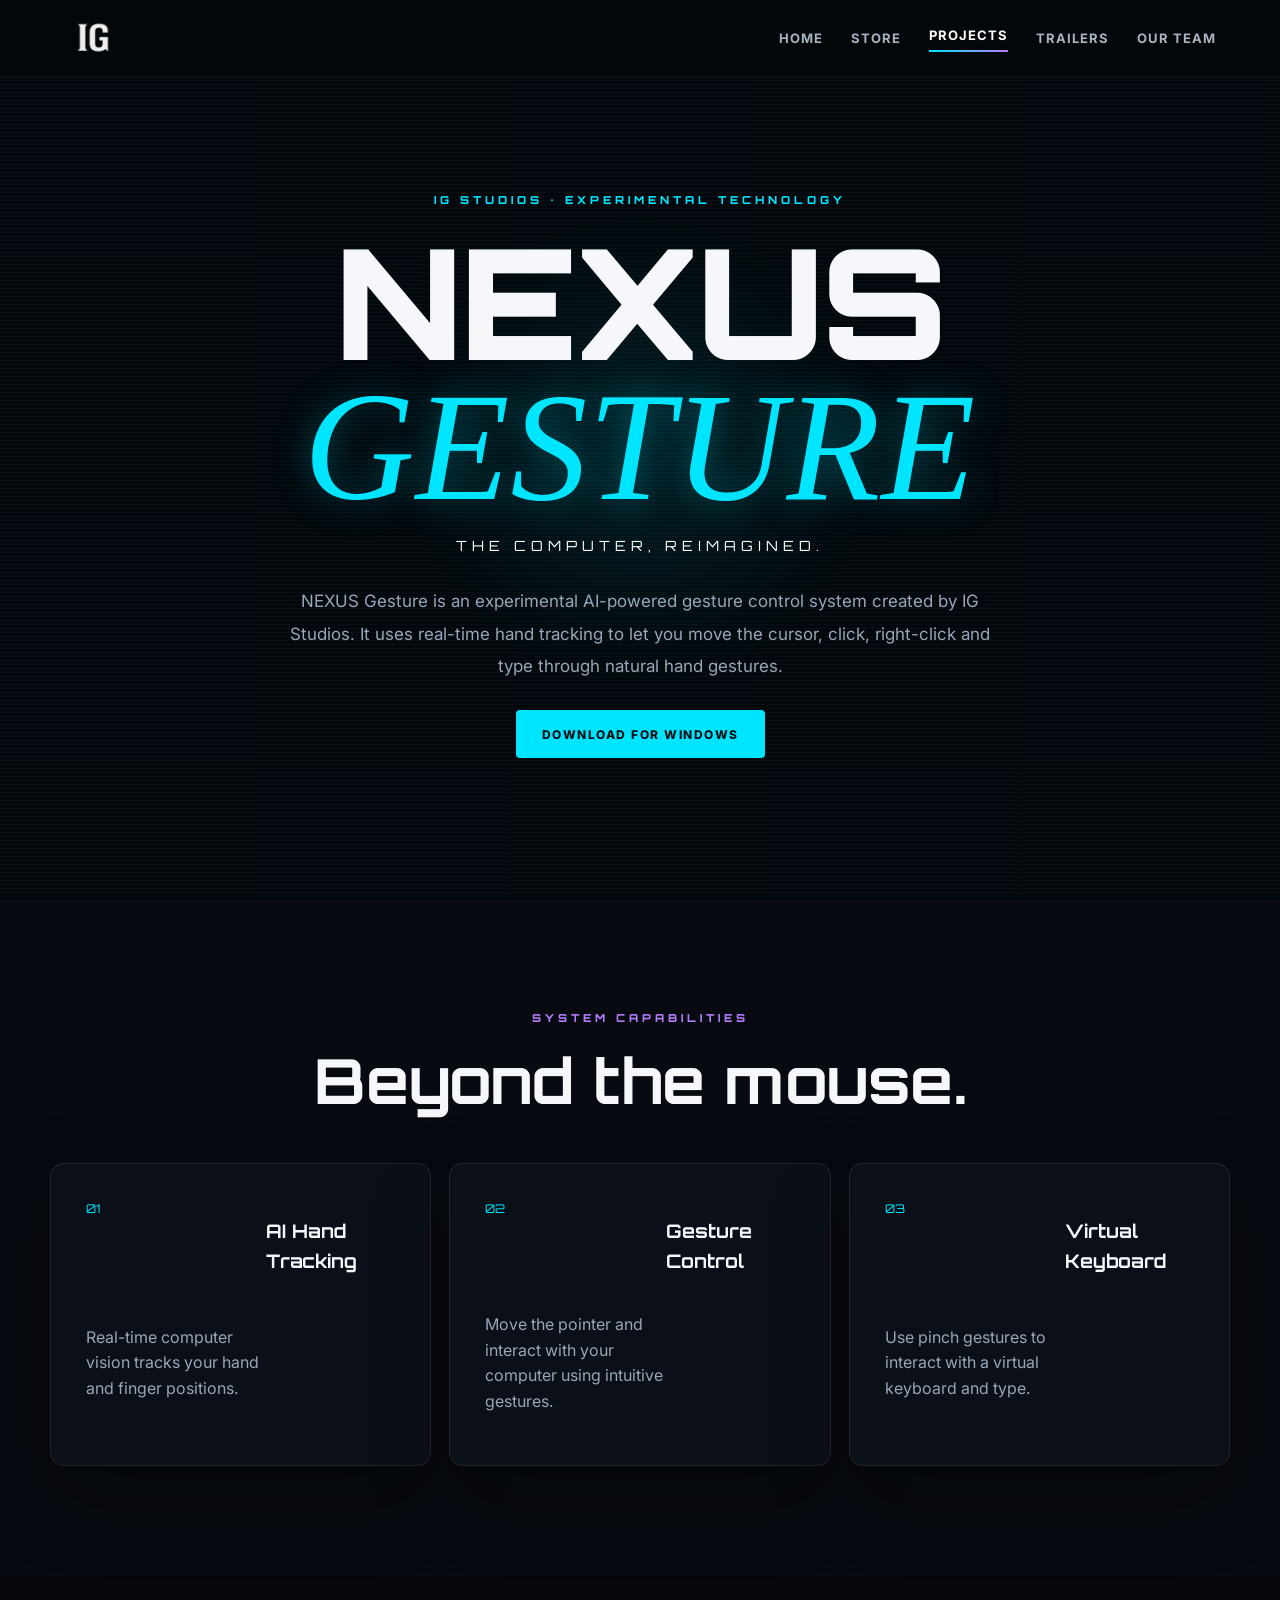
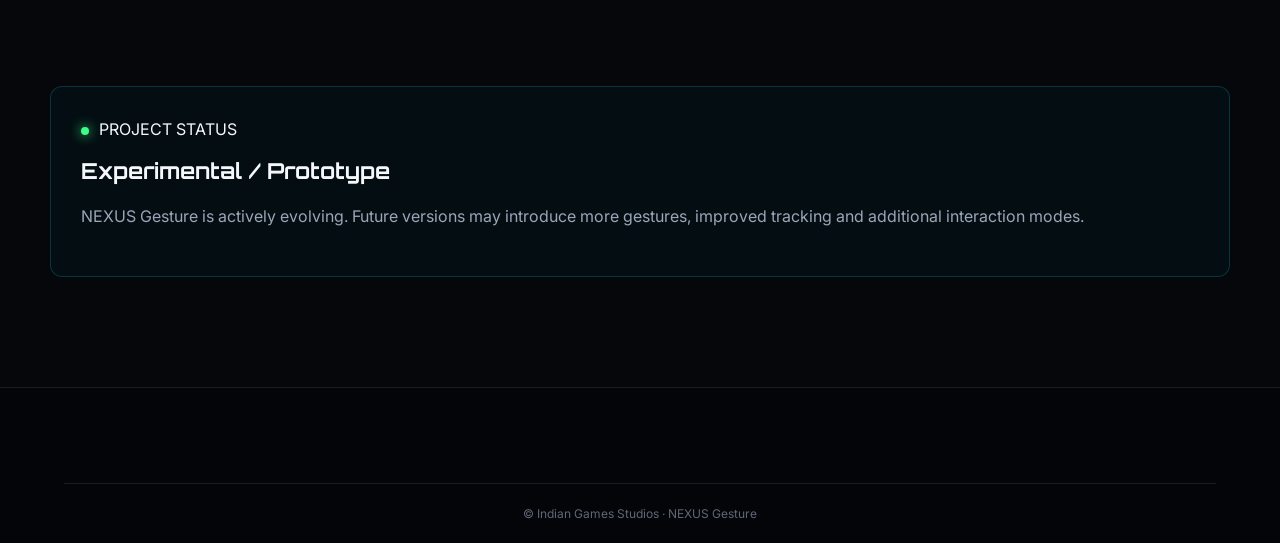
<file: nexus-gesture.html>
<!doctype html>
<html lang="en">
<head>
  <meta charset="utf-8">
  <meta name="viewport" content="width=device-width,initial-scale=1">
  <title>NEXUS Gesture — IG Studios</title>
  <meta name="description" content="NEXUS Gesture is an AI-powered gesture control system created by IG Studios.">
  <link rel="icon" type="image/png" href="IG%20Studios%20new%20logo-fotor-bg-remover-20251111233028.png">
  <link rel="stylesheet" href="styles.css">
</head>
<body class="page-nexus">
<header class="site-header">
  <a class="brand" href="index.html"><img src="IG%20Studios%20new%20logo-fotor-bg-remover-20251111233028.png" alt="IG Studios Logo"></a>
  <button class="nav-toggle" aria-label="Open menu" aria-expanded="false">☰</button>
  <nav class="nav">
    <a href="index.html">Home</a><a href="store.html">Store</a><a class="active" href="projects.html">Projects</a><a href="trailers.html">Trailers</a><a href="Team.html">Our Team</a>
  </nav>
</header>

<main>
<section class="nexus-hero">
  <div class="nexus-scanlines"></div>
  <div class="nexus-content reveal">
    <p class="eyebrow cyan">IG STUDIOS · EXPERIMENTAL TECHNOLOGY</p>
    <h1>NEXUS <span>GESTURE</span></h1>
    <p class="nexus-tagline">THE COMPUTER, REIMAGINED.</p>
    <p class="nexus-description">NEXUS Gesture is an experimental AI-powered gesture control system created by IG Studios. It uses real-time hand tracking to let you move the cursor, click, right-click and type through natural hand gestures.</p>
    <div class="nexus-actions">
      <!-- Replace these two href values with your actual hosted download/source URLs. -->
      <a class="btn primary" href="https://igstudiosofficial.gumroad.com/l/ynijxt" target="_blank" rel="noopener">Download for Windows</a>
  </div>
</section>

<section class="section nexus-features-section">
  <div class="section-inner">
    <div class="section-heading reveal"><p class="eyebrow purple">SYSTEM CAPABILITIES</p><h2>Beyond the mouse.</h2></div>
    <div class="feature-grid">
      <article class="feature-card reveal"><div class="feature-number">01</div><h3>AI Hand Tracking</h3><p>Real-time computer vision tracks your hand and finger positions.</p></article>
      <article class="feature-card reveal delay-1"><div class="feature-number">02</div><h3>Gesture Control</h3><p>Move the pointer and interact with your computer using intuitive gestures.</p></article>
      <article class="feature-card reveal delay-2"><div class="feature-number">03</div><h3>Virtual Keyboard</h3><p>Use pinch gestures to interact with a virtual keyboard and type.</p></article>
    </div>
  </div>
</section>

<section class="section nexus-status">
  <div class="section-inner">
    <div class="status-panel reveal">
      <span class="status-dot"></span><span>PROJECT STATUS</span>
      <strong>Experimental / Prototype</strong>
      <p>NEXUS Gesture is actively evolving. Future versions may introduce more gestures, improved tracking and additional interaction modes.</p>
    </div>
  </div>
</section>
</main>
<footer class="footer"><div class="footer-bottom">© Indian Games Studios · NEXUS Gesture</div></footer>
<script src="script.js"></script>
</body>
</html>
</file>
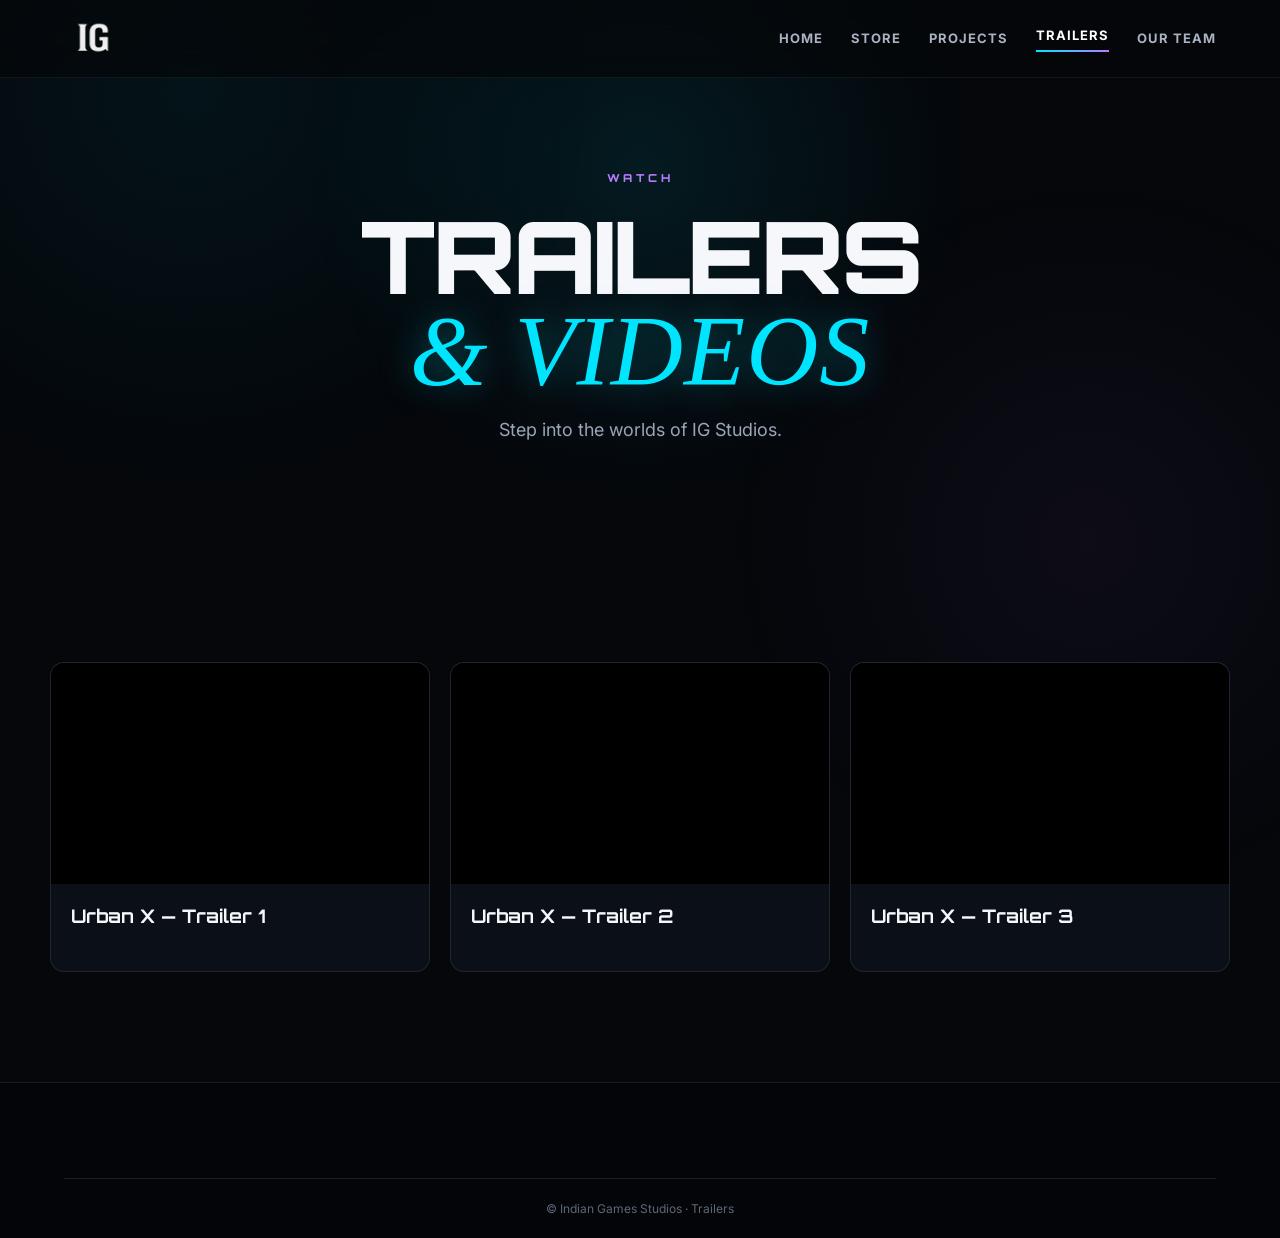
<file: trailers.html>
<!doctype html>
<html lang="en">
<head>
  <meta charset="utf-8">
  <meta name="viewport" content="width=device-width,initial-scale=1">
  <title>Trailers — IG Studios</title>
  <meta name="description" content="Watch IG Studios game trailers and videos.">
  <link rel="icon" type="image/png" href="IG%20Studios%20new%20logo-fotor-bg-remover-20251111233028.png">
  <link rel="stylesheet" href="styles.css">
</head>
<body class="page-trailers">
<header class="site-header">
  <a class="brand" href="index.html"><img src="IG%20Studios%20new%20logo-fotor-bg-remover-20251111233028.png" alt="IG Studios Logo"></a>
  <button class="nav-toggle" aria-label="Open menu" aria-expanded="false">☰</button>
  <nav class="nav">
    <a href="index.html">Home</a><a href="store.html">Store</a><a href="projects.html">Projects</a><a class="active" href="trailers.html">Trailers</a><a href="Team.html">Our Team</a>
  </nav>
</header>
<main>
<section class="page-hero"><div class="reveal"><p class="eyebrow purple">WATCH</p><h1>TRAILERS <span>& VIDEOS</span></h1><p>Step into the worlds of IG Studios.</p></div></section>
<section class="section"><div class="section-inner trailer-grid">
  <article class="video-card reveal"><div class="video-frame"><iframe src="https://www.youtube.com/embed/Z0uDw5VoEtE" title="Urban X Trailer 1" allowfullscreen loading="lazy"></iframe></div><h3>Urban X — Trailer 1</h3></article>
  <article class="video-card reveal delay-1"><div class="video-frame"><iframe src="https://www.youtube.com/embed/gAS9_COfhb4" title="Urban X Trailer 2" allowfullscreen loading="lazy"></iframe></div><h3>Urban X — Trailer 2</h3></article>
  <article class="video-card reveal delay-2"><div class="video-frame"><iframe src="https://www.youtube.com/embed/RG_f_C8iRzM" title="Urban X Trailer 3" allowfullscreen loading="lazy"></iframe></div><h3>Urban X — Trailer 3</h3></article>
</div></section>
</main>
<footer class="footer"><div class="footer-bottom">© Indian Games Studios · Trailers</div></footer>
<script src="script.js"></script>
</body>
</html>
</file>
<file: styles.css>
@import url('https://fonts.googleapis.com/css2?family=Inter:wght@400;500;600;700;800&family=Orbitron:wght@500;600;700;800;900&display=swap');

:root{
  --bg:#05070b; --surface:#0b0f17; --surface2:#101622; --text:#f5f7fb; --muted:#9aa6b8;
  --cyan:#00e5ff; --purple:#b77dff; --line:rgba(255,255,255,.09);
  --max:1180px; --ease:cubic-bezier(.2,.8,.2,1);
}
*{box-sizing:border-box}
html{scroll-behavior:smooth}
body{margin:0;background:var(--bg);color:var(--text);font-family:Inter,Arial,sans-serif;line-height:1.6;overflow-x:hidden}
body:before{content:"";position:fixed;inset:0;pointer-events:none;z-index:-1;background:radial-gradient(circle at 15% 10%,rgba(0,229,255,.06),transparent 30%),radial-gradient(circle at 85% 60%,rgba(183,125,255,.05),transparent 30%)}
a{color:inherit}
.site-header{position:fixed;z-index:1000;top:0;left:0;right:0;height:78px;padding:0 5vw;display:flex;align-items:center;justify-content:space-between;background:rgba(5,7,11,.72);backdrop-filter:blur(18px);border-bottom:1px solid rgba(255,255,255,.06)}
.brand img{width:58px;height:58px;object-fit:contain;display:block}
.nav{display:flex;gap:28px;align-items:center}
.nav a{text-decoration:none;color:#aab3c1;font-size:13px;font-weight:700;letter-spacing:1px;text-transform:uppercase;transition:.25s}
.nav a:hover,.nav a.active{color:#fff}
.nav a.active:after{content:"";display:block;height:2px;margin-top:5px;background:linear-gradient(90deg,var(--cyan),var(--purple))}
.nav-toggle{display:none;background:none;border:0;color:#fff;font-size:26px}
.hero-full{min-height:100vh;position:relative;display:grid;place-items:center;overflow:hidden;background:linear-gradient(120deg,#06090e,#07131c 50%,#0d0716)}
.hero-grid{position:absolute;inset:0;opacity:.25;background-image:linear-gradient(rgba(0,229,255,.08) 1px,transparent 1px),linear-gradient(90deg,rgba(0,229,255,.08) 1px,transparent 1px);background-size:70px 70px;transform:perspective(500px) rotateX(60deg) scale(1.8);transform-origin:center bottom}
.hero-overlay{position:absolute;inset:0;background:radial-gradient(circle at center,transparent 10%,rgba(5,7,11,.25) 45%,rgba(5,7,11,.9) 100%)}
.hero-content{position:relative;z-index:2;text-align:center;max-width:1000px;padding:120px 25px 80px}
.eyebrow{font-family:Orbitron,sans-serif;font-size:11px;letter-spacing:4px;font-weight:800;text-transform:uppercase;margin:0 0 20px}
.cyan{color:var(--cyan)}.purple{color:var(--purple)}
.welcome-title,.page-hero h1,.project-single h1,.nexus-content h1{font-family:Orbitron,sans-serif;font-weight:900;line-height:.95;letter-spacing:-3px;margin:0}
.welcome-title{font-size:clamp(48px,8vw,110px)}
.welcome-title span,.page-hero h1 span,.project-single h1 span,.nexus-content h1 span{display:block;color:var(--cyan);font-family:Georgia,serif;font-style:italic;font-weight:400;letter-spacing:1px;text-shadow:0 0 35px rgba(0,229,255,.35)}
.welcome-subtitle{font-size:16px;letter-spacing:2px;color:#c7cddd;max-width:650px;margin:30px auto 35px}
.hero-ctas,.card-actions,.store-actions,.nexus-actions{display:flex;justify-content:center;gap:14px;flex-wrap:wrap}
.btn{display:inline-flex;align-items:center;justify-content:center;min-height:48px;padding:0 25px;border-radius:4px;text-decoration:none;text-transform:uppercase;letter-spacing:1.5px;font-size:12px;font-weight:800;cursor:pointer;border:1px solid transparent;transition:.3s var(--ease)}
.btn.primary{background:var(--cyan);color:#031016}.btn.primary:hover{background:#fff;transform:translateY(-3px);box-shadow:0 10px 30px rgba(0,229,255,.2)}
.btn.secondary{border-color:var(--purple);color:#e6d8ff;background:rgba(183,125,255,.06)}.btn.secondary:hover{background:var(--purple);color:#100718;transform:translateY(-3px)}
.btn.ghost{border-color:var(--line);background:rgba(255,255,255,.03);color:#fff}.btn.ghost:hover{border-color:var(--cyan);color:var(--cyan);transform:translateY(-3px)}
.btn.small{min-height:42px;padding:0 18px}
.scroll-cue{position:absolute;bottom:25px;left:50%;transform:translateX(-50%);font-size:10px;letter-spacing:3px;color:#6f7b8d}.scroll-cue span{color:var(--cyan);margin-left:8px}
.section{padding:110px 25px}.section-inner{max-width:var(--max);margin:auto}.two-col{display:grid;grid-template-columns:1fr 1fr;gap:80px;align-items:center}
h2{font-family:Orbitron,sans-serif;font-size:clamp(32px,5vw,62px);line-height:1.05;margin:0 0 25px}
h3{font-family:Orbitron,sans-serif}.lead{font-size:18px;color:var(--muted);line-height:1.9}.gradient-text{background:linear-gradient(90deg,var(--cyan),var(--purple));-webkit-background-clip:text;background-clip:text;color:transparent}
.text-link{color:var(--cyan);text-decoration:none;font-weight:700}.text-link:hover{text-decoration:underline}
.section-heading{text-align:center;max-width:760px;margin:0 auto 50px}.feature-card{display:grid;grid-template-columns:1.4fr 1fr;overflow:hidden;background:var(--surface);border:1px solid var(--line);border-radius:18px;box-shadow:0 30px 80px rgba(0,0,0,.3)}
.feature-card img{width:100%;height:100%;min-height:420px;object-fit:cover}.feature-card-content{padding:55px;display:flex;flex-direction:column;justify-content:center}.feature-card-content h3{font-size:42px;margin:10px 0}.feature-card-content p{color:var(--muted)}.status{display:inline-block;color:var(--cyan);font-size:10px;letter-spacing:3px;font-weight:800}
.contact-card{text-align:center;padding:70px;border:1px solid rgba(183,125,255,.2);border-radius:20px;background:linear-gradient(135deg,rgba(0,229,255,.04),rgba(183,125,255,.05))}
.contact-card p{color:var(--muted)}
.footer{padding:55px 5vw 20px;border-top:1px solid var(--line);background:#030509}.footer-top{max-width:var(--max);margin:auto;display:grid;grid-template-columns:2fr 1fr 1fr;gap:40px}.footer-brand{font-family:Orbitron;font-weight:900;font-size:24px}.footer-brand span{color:var(--cyan)}.footer p{color:#687487}.footer-links,.community{display:flex;flex-direction:column;gap:10px}.footer a{text-decoration:none;color:#8f9bad;font-size:14px}.footer a:hover{color:#fff}.footer-bottom{max-width:var(--max);margin:40px auto 0;padding-top:20px;border-top:1px solid var(--line);color:#5e6877;font-size:12px;text-align:center}
.page-hero{min-height:55vh;padding:170px 25px 90px;display:grid;place-items:center;text-align:center;background:radial-gradient(circle at 50% 30%,rgba(0,229,255,.09),transparent 45%)}
.page-hero h1{font-size:clamp(48px,8vw,100px)}.page-hero p:not(.eyebrow){color:var(--muted);font-size:18px}
.project-landing{min-height:100vh;position:relative;display:grid;place-items:center;text-align:center;overflow:hidden;background:radial-gradient(circle at 50% 45%,rgba(183,125,255,.12),transparent 35%),#06070c}
.project-single{max-width:850px;padding:140px 25px 90px;position:relative;z-index:2}.project-single h1{font-size:clamp(60px,11vw,150px)}.project-single>p:not(.eyebrow){max-width:620px;margin:35px auto;color:var(--muted);font-size:18px}
.ambient-orb{position:absolute;border-radius:50%;filter:blur(2px);opacity:.45;animation:float 8s ease-in-out infinite}.orb-one{width:260px;height:260px;background:rgba(0,229,255,.12);left:10%;top:25%}.orb-two{width:320px;height:320px;background:rgba(183,125,255,.1);right:8%;bottom:15%;animation-delay:-3s}
@keyframes float{50%{transform:translateY(-30px) translateX(20px)}}
.nexus-hero{min-height:100vh;display:grid;place-items:center;text-align:center;position:relative;overflow:hidden;background:radial-gradient(circle at center,rgba(0,229,255,.1),transparent 30%),#03070b}
.nexus-scanlines{position:absolute;inset:0;opacity:.08;background:repeating-linear-gradient(0deg,transparent 0 3px,#00e5ff 4px);pointer-events:none}
.nexus-content{position:relative;z-index:2;max-width:950px;padding:150px 25px 100px}.nexus-content h1{font-size:clamp(70px,12vw,170px)}.nexus-tagline{font-family:Orbitron;font-size:14px;letter-spacing:5px;color:#fff}.nexus-description{max-width:720px;margin:28px auto;color:var(--muted);font-size:17px;line-height:1.9}.download-note{font-size:11px;color:#657184;max-width:600px;margin:18px auto}.nexus-features-section{background:#070a10}.feature-grid{display:grid;grid-template-columns:repeat(3,1fr);gap:18px}.feature-card{padding:35px;background:var(--surface);border:1px solid var(--line);border-radius:14px}.feature-number{font-family:Orbitron;color:var(--cyan);font-size:12px}.feature-card p{color:var(--muted)}.status-panel{padding:30px;border:1px solid rgba(0,229,255,.18);border-radius:12px;background:rgba(0,229,255,.03)}.status-panel strong{display:block;font-family:Orbitron;font-size:22px;margin:10px 0}.status-panel p{color:var(--muted)}.status-dot{display:inline-block;width:8px;height:8px;border-radius:50%;background:#39ff88;box-shadow:0 0 12px #39ff88;margin-right:10px}
.store-card{display:grid;grid-template-columns:1.2fr 1fr;overflow:hidden;border-radius:18px;background:var(--surface);border:1px solid var(--line)}.store-image img{width:100%;height:100%;min-height:450px;object-fit:cover}.store-content{padding:55px;display:flex;flex-direction:column;justify-content:center}.store-content h2{font-size:42px}.store-content p{color:var(--muted);line-height:1.8}.store-actions{justify-content:flex-start;margin-top:20px}
.trailer-grid{display:grid;grid-template-columns:repeat(3,1fr);gap:20px}.video-card{background:var(--surface);border:1px solid var(--line);border-radius:14px;overflow:hidden}.video-card h3{padding:0 20px 20px}.video-frame{aspect-ratio:16/9;background:#000}.video-frame iframe{width:100%;height:100%;border:0}
.team-hero{background:radial-gradient(circle at 50% 30%,rgba(183,125,255,.1),transparent 45%)}.team-grid{display:grid;grid-template-columns:repeat(3,1fr);gap:20px}.member-card{padding:30px;text-align:center;background:var(--surface);border:1px solid var(--line);border-radius:15px;transition:.3s}.member-card:hover{transform:translateY(-8px);border-color:rgba(0,229,255,.35)}.member-card img{width:160px;height:160px;object-fit:cover;border-radius:50%;border:2px solid rgba(0,229,255,.5);padding:5px}.member-card p{color:var(--muted)}
.modal{display:none;position:fixed;inset:0;z-index:2000;background:rgba(0,0,0,.78);backdrop-filter:blur(10px);align-items:center;justify-content:center;padding:20px}.modal.open{display:flex}.modal-box{width:min(480px,100%);padding:40px;background:#0a0e15;border:1px solid var(--line);border-radius:18px;position:relative}.modal-box h2{font-size:32px}.modal-close{position:absolute;right:18px;top:12px;background:none;border:0;color:#fff;font-size:30px;cursor:pointer}.platform-link{display:flex;justify-content:space-between;padding:18px;margin-top:12px;border-radius:8px;text-decoration:none;font-weight:800}.gumroad{background:#ff90e8;color:#111}.indiedb{background:#e53935;color:#fff}
.reveal{opacity:0;transform:translateY(25px);transition:opacity .8s var(--ease),transform .8s var(--ease)}.reveal.visible{opacity:1;transform:none}.delay-1{transition-delay:.12s}.delay-2{transition-delay:.24s}
@media(max-width:900px){.nav{display:none;position:absolute;top:78px;left:0;right:0;padding:20px;background:rgba(5,7,11,.97);flex-direction:column;align-items:flex-start}.nav.open{display:flex}.nav-toggle{display:block}.two-col,.feature-card,.store-card{grid-template-columns:1fr}.feature-card img,.store-image img{min-height:260px}.feature-card-content,.store-content{padding:35px}.feature-grid,.trailer-grid,.team-grid{grid-template-columns:1fr 1fr}.footer-top{grid-template-columns:1fr 1fr}}
@media(max-width:600px){.section{padding:80px 18px}.welcome-title{font-size:46px}.feature-grid,.trailer-grid,.team-grid{grid-template-columns:1fr}.footer-top{grid-template-columns:1fr}.site-header{padding:0 18px}.nexus-content{padding-left:18px;padding-right:18px}}

/* =========================================================
   PROJECTS PAGE
========================================================= */

.page-projects {
  background: #050505;
  color: #fff;
}


/* =========================================================
   HERO
========================================================= */

.projects-hero {
  position: relative;
  min-height: 58vh;
  display: flex;
  align-items: center;
  justify-content: center;
  overflow: hidden;
  text-align: center;
  padding: 120px 30px 80px;
}

.projects-hero-bg {
  position: absolute;
  inset: 0;

  background:
    radial-gradient(
      circle at 50% 40%,
      rgba(91, 42, 180, .20),
      transparent 45%
    ),
    radial-gradient(
      circle at 20% 80%,
      rgba(0, 120, 255, .10),
      transparent 35%
    );

  pointer-events: none;
}

.projects-hero-content {
  position: relative;
  z-index: 2;
  max-width: 900px;
}

.projects-hero h1 {
  font-size: clamp(55px, 9vw, 120px);
  line-height: .9;
  margin: 20px 0;
  letter-spacing: -4px;
  font-weight: 800;
}

.projects-hero h1 span {
  display: block;
  background: linear-gradient(
    90deg,
    #fff,
    #a36cff,
    #fff
  );
  -webkit-background-clip: text;
  background-clip: text;
  color: transparent;
}

.hero-description {
  max-width: 650px;
  margin: 25px auto 0;
  color: rgba(255,255,255,.65);
  font-size: 18px;
  line-height: 1.7;
}


/* =========================================================
   SHOWCASE
========================================================= */

.projects-showcase {
  max-width: 1450px;
  margin: auto;
  padding: 80px 30px 120px;
}

.projects-heading {
  margin-bottom: 50px;
}

.projects-heading h2 {
  font-size: clamp(38px, 5vw, 65px);
  margin: 10px 0 0;
  letter-spacing: -2px;
}

.projects-heading h2 span {
  color: #9c65ff;
}


/* =========================================================
   PROJECT GRID
========================================================= */

.project-grid {
  display: grid;
  grid-template-columns: repeat(2, minmax(0, 1fr));
  gap: 30px;
}


/* =========================================================
   CARD
========================================================= */

.project-card {
  position: relative;
  min-height: 650px;
  overflow: hidden;
  border-radius: 8px;
  background: #0b0b0b;

  border: 1px solid rgba(255,255,255,.10);

  transition:
    transform .5s ease,
    border-color .5s ease,
    box-shadow .5s ease;
}

.project-card:hover {
  transform: translateY(-8px);

  border-color: rgba(156,101,255,.65);

  box-shadow:
    0 30px 80px rgba(0,0,0,.65),
    0 0 50px rgba(120,70,255,.12);
}

.project-card-link {
  display: block;
  height: 100%;
  color: inherit;
  text-decoration: none;
}

.project-poster {
  position: relative;
  height: 650px;
  overflow: hidden;
}

.project-poster img {
  width: 100%;
  height: 100%;

  object-fit: cover;

  transition:
    transform 1s cubic-bezier(.2,.7,.2,1),
    filter .6s ease;
}

.project-card:hover .project-poster img {
  transform: scale(1.07);
  filter: brightness(.85);
}


/* =========================================================
   OVERLAY
========================================================= */

.project-overlay {
  position: absolute;
  inset: 0;

  background:
    linear-gradient(
      to bottom,
      rgba(0,0,0,.25) 0%,
      rgba(0,0,0,.10) 30%,
      rgba(0,0,0,.45) 55%,
      rgba(0,0,0,.96) 100%
    );

  z-index: 1;
}


/* =========================================================
   CARD TOP
========================================================= */

.project-card-top {
  position: absolute;
  top: 25px;
  left: 25px;
  right: 25px;

  display: flex;
  justify-content: space-between;
  align-items: center;

  z-index: 3;
}

.project-type,
.project-status {
  padding: 8px 12px;

  font-size: 10px;
  font-weight: 700;

  letter-spacing: 1.5px;

  border: 1px solid rgba(255,255,255,.22);

  background: rgba(0,0,0,.35);

  backdrop-filter: blur(10px);
}

.project-status {
  color: #b98cff;
}


/* =========================================================
   CARD CONTENT
========================================================= */

.project-card-content {
  position: absolute;

  left: 35px;
  right: 35px;
  bottom: 35px;

  z-index: 3;
}

.project-number {
  margin: 0 0 8px;

  color: rgba(255,255,255,.45);

  font-size: 12px;
  font-weight: 700;

  letter-spacing: 3px;
}

.project-card h3 {
  margin: 0;

  font-size: clamp(45px, 6vw, 78px);

  line-height: .9;

  letter-spacing: -3px;

  font-weight: 800;
}

.project-card h3 span {
  display: block;
  color: #a66bff;
}

.project-card p:not(.project-number) {
  max-width: 540px;

  margin: 22px 0;

  color: rgba(255,255,255,.68);

  font-size: 15px;

  line-height: 1.7;
}


/* =========================================================
   EXPLORE
========================================================= */

.project-explore {
  display: flex;
  align-items: center;
  gap: 15px;

  margin-top: 25px;

  font-size: 11px;
  font-weight: 800;

  letter-spacing: 2px;
}

.project-explore .arrow {
  display: inline-flex;

  width: 38px;
  height: 38px;

  align-items: center;
  justify-content: center;

  border: 1px solid rgba(255,255,255,.4);

  border-radius: 50%;

  font-size: 18px;

  transition:
    background .3s ease,
    transform .3s ease;
}

.project-card:hover .project-explore .arrow {
  background: #fff;
  color: #000;

  transform: translateX(5px);
}


/* =========================================================
   INDIVIDUAL CARD EFFECTS
========================================================= */

.nexus-card:hover {
  border-color: rgba(145, 80, 255, .7);
}

.jarvis-card:hover {
  border-color: rgba(0, 180, 255, .7);
}

.jarvis-card h3 span {
  color: #00aaff;
}


/* =========================================================
   BOTTOM
========================================================= */

.projects-footer {
  max-width: 1200px;

  margin: auto;

  padding: 0 30px 120px;

  text-align: center;
}

.projects-footer-line {
  width: 100%;
  height: 1px;

  margin-bottom: 35px;

  background:
    linear-gradient(
      90deg,
      transparent,
      rgba(255,255,255,.25),
      transparent
    );
}

.projects-footer p {
  margin: 0;

  font-size: 12px;

  letter-spacing: 3px;

  color: rgba(255,255,255,.5);
}

.projects-footer span {
  display: block;

  margin-top: 15px;

  font-size: 11px;

  letter-spacing: 2px;

  color: #9c65ff;
}


/* =========================================================
   MOBILE
========================================================= */

@media (max-width: 850px) {

  .project-grid {
    grid-template-columns: 1fr;
  }

  .project-card,
  .project-poster {
    min-height: 560px;
    height: 560px;
  }

  .projects-hero {
    min-height: 50vh;
  }

}

@media (max-width: 500px) {

  .projects-showcase {
    padding-left: 18px;
    padding-right: 18px;
  }

  .project-card,
  .project-poster {
    min-height: 500px;
    height: 500px;
  }

  .project-card-content {
    left: 22px;
    right: 22px;
    bottom: 22px;
  }

  .project-card h3 {
    font-size: 48px;
  }

  .project-card-top {
    left: 18px;
    right: 18px;
    top: 18px;
  }

}
</file>
